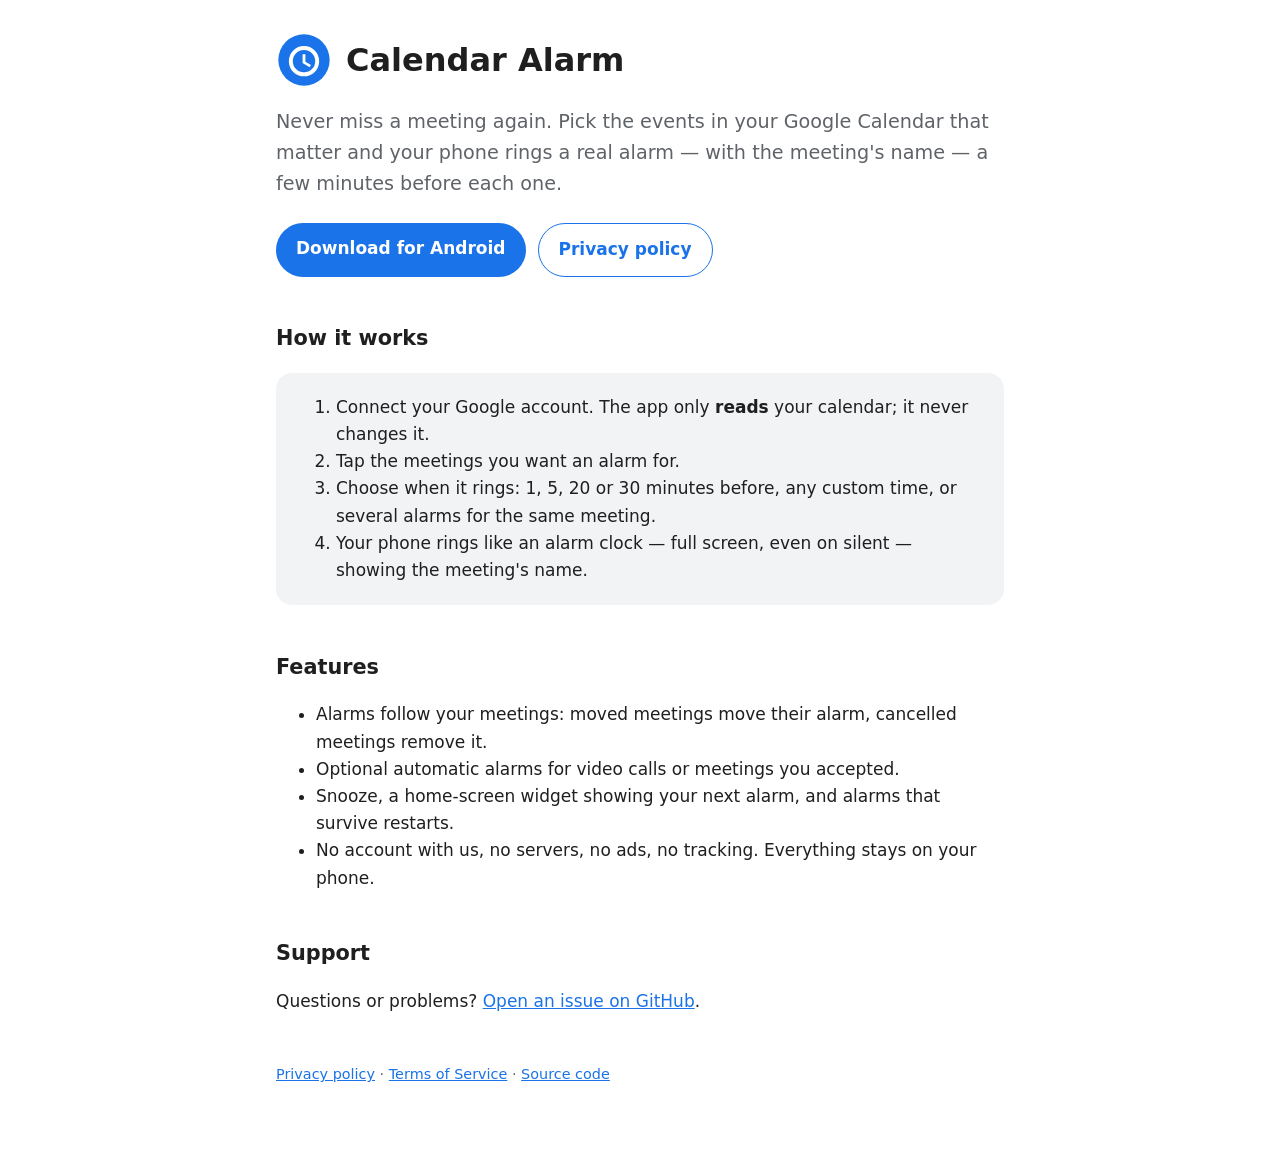
<file: site/index.html>
<!doctype html>
<html lang="en">
<head>
  <meta charset="utf-8">
  <meta name="viewport" content="width=device-width, initial-scale=1">
  <title>Calendar Alarm</title>
  <meta name="description" content="Pick the meetings in your Google Calendar that matter and your phone rings a real alarm, with the meeting's name, before each one.">
  <link rel="icon" href="icon.svg">
  <link rel="stylesheet" href="style.css">
</head>
<body>
<main>
  <header><img src="icon.svg" alt=""><h1>Calendar Alarm</h1></header>
  <p class="lead">Never miss a meeting again. Pick the events in your Google Calendar that matter and your
    phone rings a real alarm — with the meeting's name — a few minutes before each one.</p>

  <div class="buttons">
    <a class="button" href="https://github.com/ferrau10/calendar-alarm/releases/latest">Download for Android</a>
    <a class="button secondary" href="privacy.html">Privacy policy</a>
  </div>

  <h2>How it works</h2>
  <div class="card">
    <ol>
      <li>Connect your Google account. The app only <strong>reads</strong> your calendar; it never changes it.</li>
      <li>Tap the meetings you want an alarm for.</li>
      <li>Choose when it rings: 1, 5, 20 or 30 minutes before, any custom time, or several alarms for the same meeting.</li>
      <li>Your phone rings like an alarm clock — full screen, even on silent — showing the meeting's name.</li>
    </ol>
  </div>

  <h2>Features</h2>
  <ul>
    <li>Alarms follow your meetings: moved meetings move their alarm, cancelled meetings remove it.</li>
    <li>Optional automatic alarms for video calls or meetings you accepted.</li>
    <li>Snooze, a home-screen widget showing your next alarm, and alarms that survive restarts.</li>
    <li>No account with us, no servers, no ads, no tracking. Everything stays on your phone.</li>
  </ul>

  <h2>Support</h2>
  <p>Questions or problems? <a href="https://github.com/ferrau10/calendar-alarm/issues">Open an issue on GitHub</a>.</p>

  <footer>
    <a href="privacy.html">Privacy policy</a> ·
    <a href="terms.html">Terms of Service</a> ·
    <a href="https://github.com/ferrau10/calendar-alarm">Source code</a>
  </footer>
</main>
</body>
</html>
</file>
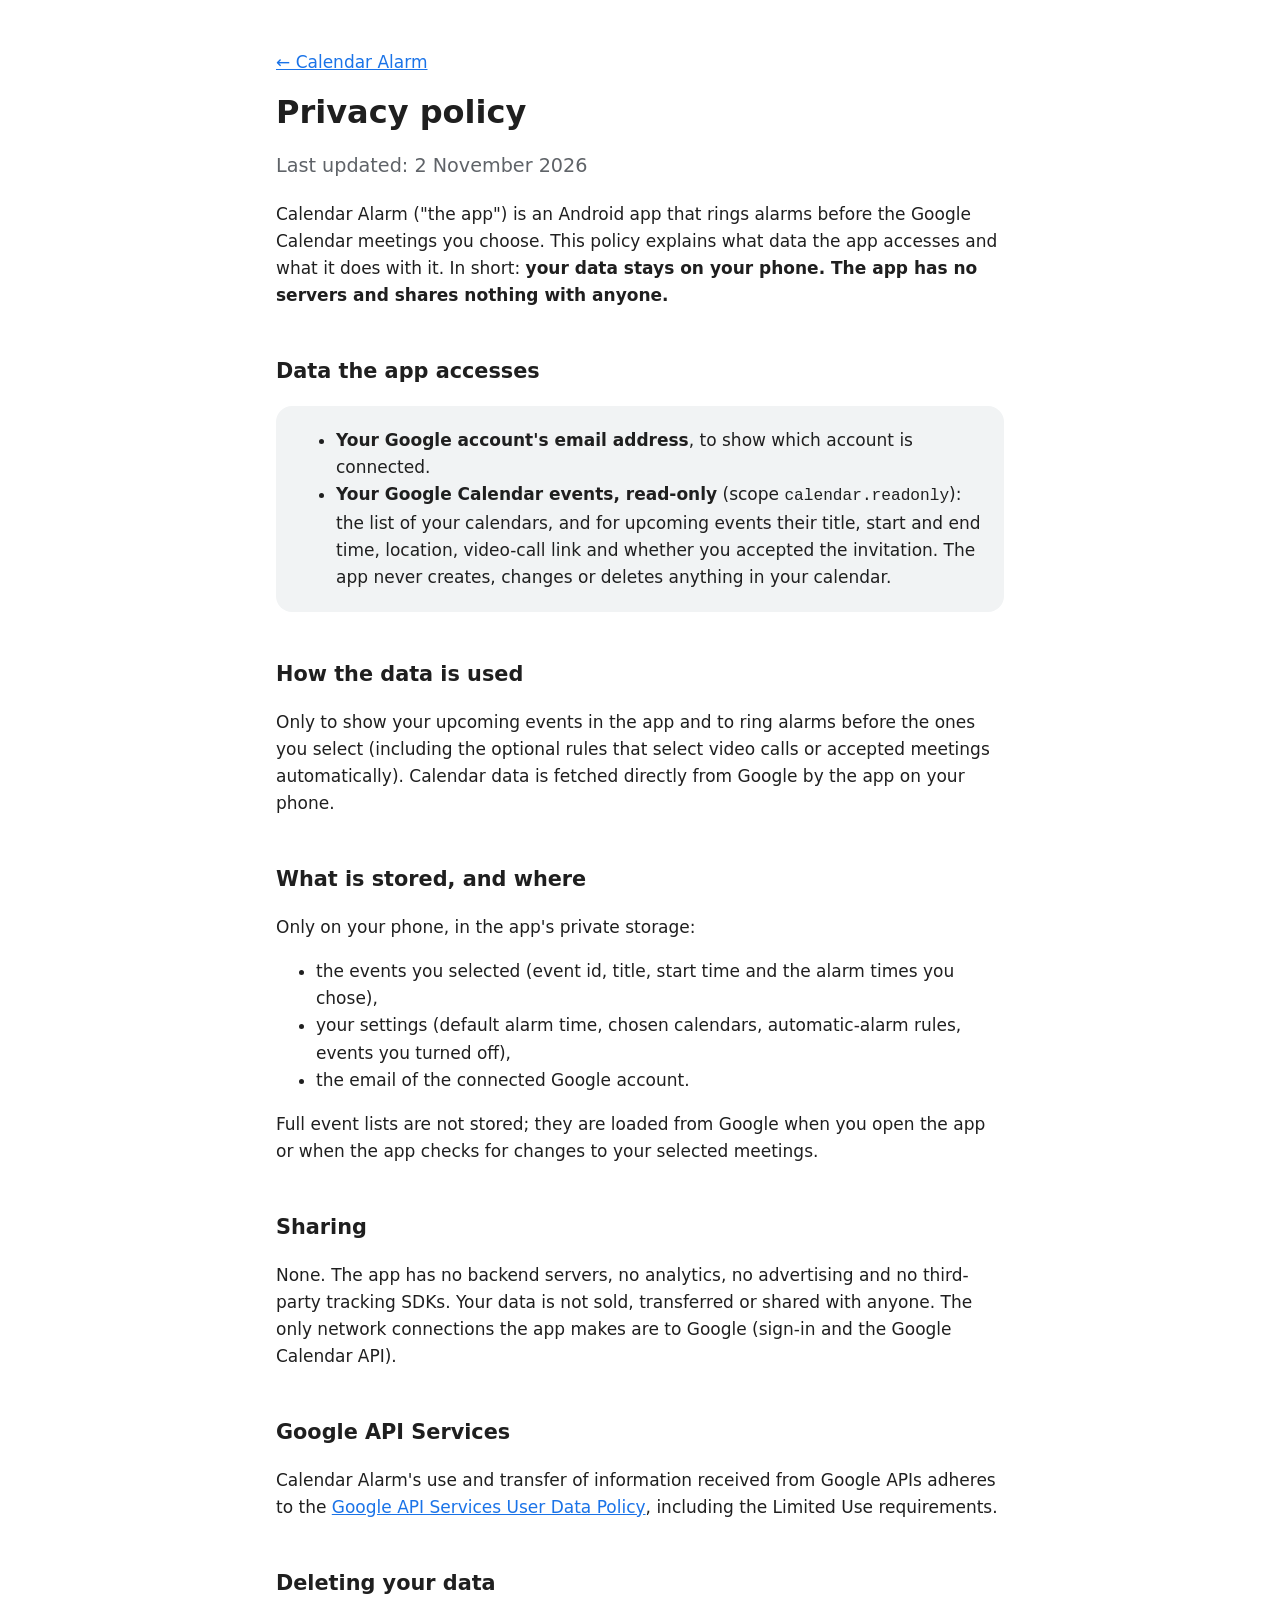
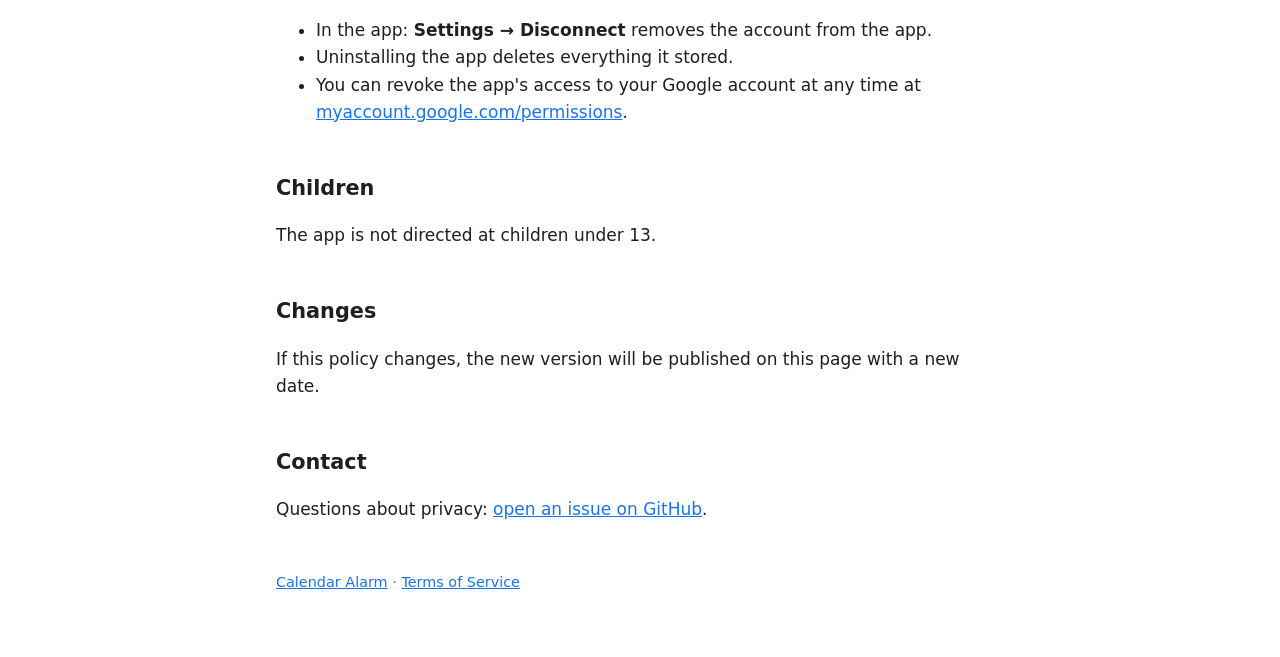
<file: site/privacy.html>
<!doctype html>
<html lang="en">
<head>
  <meta charset="utf-8">
  <meta name="viewport" content="width=device-width, initial-scale=1">
  <title>Calendar Alarm – Privacy policy</title>
  <link rel="icon" href="icon.svg">
  <link rel="stylesheet" href="style.css">
</head>
<body>
<main>
  <p><a href="./">← Calendar Alarm</a></p>
  <h1>Privacy policy</h1>
  <p class="lead">Last updated: 2 November 2026</p>

  <p>Calendar Alarm ("the app") is an Android app that rings alarms before the Google Calendar meetings you
    choose. This policy explains what data the app accesses and what it does with it. In short:
    <strong>your data stays on your phone. The app has no servers and shares nothing with anyone.</strong></p>

  <h2>Data the app accesses</h2>
  <div class="card">
    <ul>
      <li><strong>Your Google account's email address</strong>, to show which account is connected.</li>
      <li><strong>Your Google Calendar events, read-only</strong> (scope <code>calendar.readonly</code>): the list of
        your calendars, and for upcoming events their title, start and end time, location, video-call link and
        whether you accepted the invitation. The app never creates, changes or deletes anything in your calendar.</li>
    </ul>
  </div>

  <h2>How the data is used</h2>
  <p>Only to show your upcoming events in the app and to ring alarms before the ones you select (including the
    optional rules that select video calls or accepted meetings automatically). Calendar data is fetched directly
    from Google by the app on your phone.</p>

  <h2>What is stored, and where</h2>
  <p>Only on your phone, in the app's private storage:</p>
  <ul>
    <li>the events you selected (event id, title, start time and the alarm times you chose),</li>
    <li>your settings (default alarm time, chosen calendars, automatic-alarm rules, events you turned off),</li>
    <li>the email of the connected Google account.</li>
  </ul>
  <p>Full event lists are not stored; they are loaded from Google when you open the app or when the app checks
    for changes to your selected meetings.</p>

  <h2>Sharing</h2>
  <p>None. The app has no backend servers, no analytics, no advertising and no third-party tracking SDKs. Your data
    is not sold, transferred or shared with anyone. The only network connections the app makes are to Google
    (sign-in and the Google Calendar API).</p>

  <h2>Google API Services</h2>
  <p>Calendar Alarm's use and transfer of information received from Google APIs adheres to the
    <a href="https://developers.google.com/terms/api-services-user-data-policy">Google API Services User Data
    Policy</a>, including the Limited Use requirements.</p>

  <h2>Deleting your data</h2>
  <ul>
    <li>In the app: <strong>Settings → Disconnect</strong> removes the account from the app.</li>
    <li>Uninstalling the app deletes everything it stored.</li>
    <li>You can revoke the app's access to your Google account at any time at
      <a href="https://myaccount.google.com/permissions">myaccount.google.com/permissions</a>.</li>
  </ul>

  <h2>Children</h2>
  <p>The app is not directed at children under 13.</p>

  <h2>Changes</h2>
  <p>If this policy changes, the new version will be published on this page with a new date.</p>

  <h2>Contact</h2>
  <p>Questions about privacy: <a href="https://github.com/ferrau10/calendar-alarm/issues">open an issue on GitHub</a>.</p>

  <footer><a href="./">Calendar Alarm</a> · <a href="terms.html">Terms of Service</a></footer>
</main>
</body>
</html>
</file>
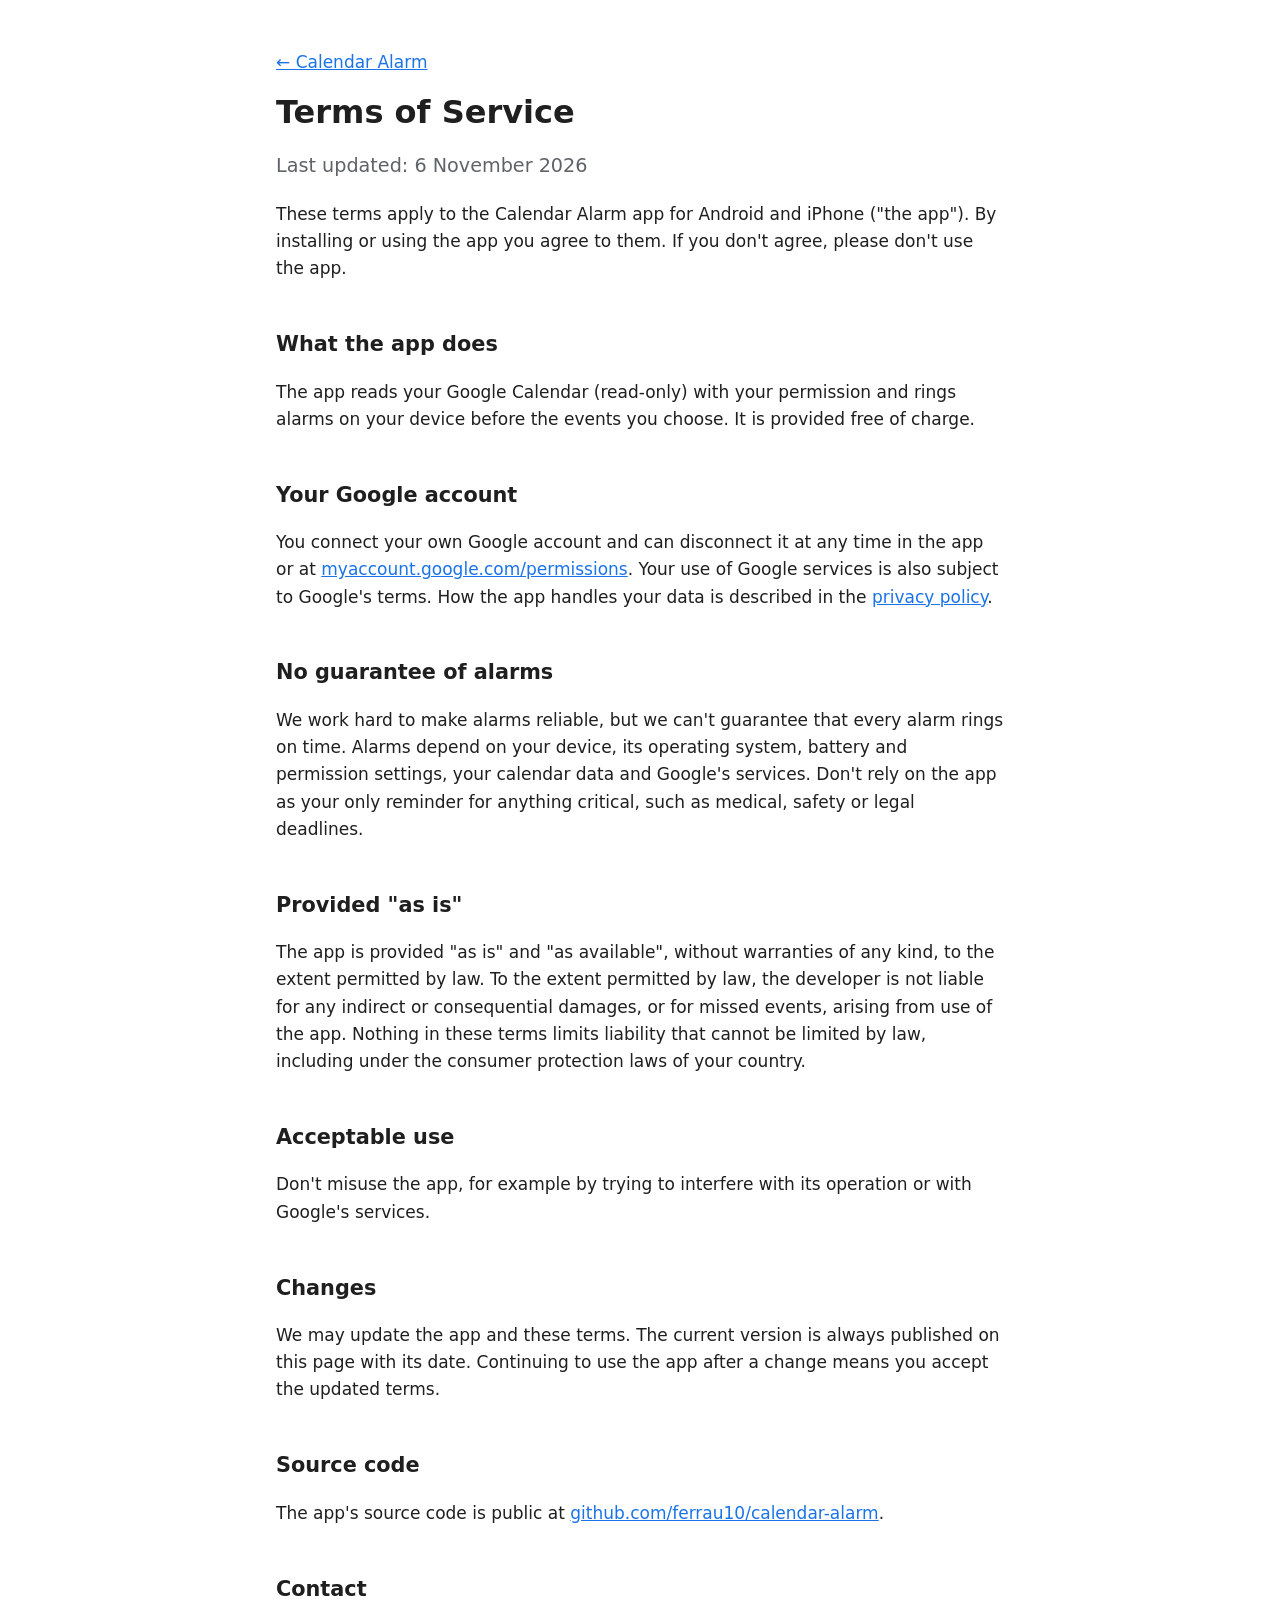
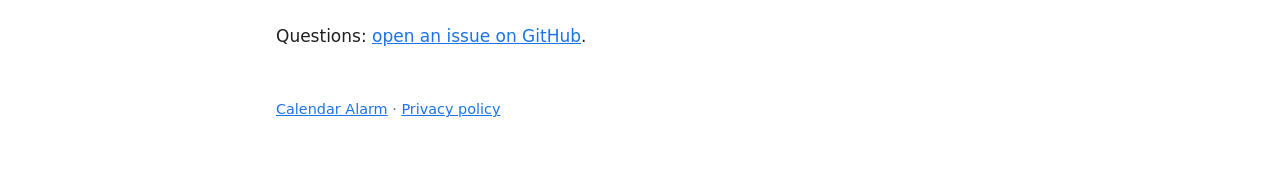
<file: site/terms.html>
<!doctype html>
<html lang="en">
<head>
  <meta charset="utf-8">
  <meta name="viewport" content="width=device-width, initial-scale=1">
  <title>Calendar Alarm – Terms of Service</title>
  <link rel="icon" href="icon.svg">
  <link rel="stylesheet" href="style.css">
</head>
<body>
<main>
  <p><a href="./">← Calendar Alarm</a></p>
  <h1>Terms of Service</h1>
  <p class="lead">Last updated: 6 November 2026</p>

  <p>These terms apply to the Calendar Alarm app for Android and iPhone ("the app"). By installing or using the
    app you agree to them. If you don't agree, please don't use the app.</p>

  <h2>What the app does</h2>
  <p>The app reads your Google Calendar (read-only) with your permission and rings alarms on your device before the
    events you choose. It is provided free of charge.</p>

  <h2>Your Google account</h2>
  <p>You connect your own Google account and can disconnect it at any time in the app or at
    <a href="https://myaccount.google.com/permissions">myaccount.google.com/permissions</a>. Your use of Google
    services is also subject to Google's terms. How the app handles your data is described in the
    <a href="privacy.html">privacy policy</a>.</p>

  <h2>No guarantee of alarms</h2>
  <p>We work hard to make alarms reliable, but we can't guarantee that every alarm rings on time. Alarms depend on
    your device, its operating system, battery and permission settings, your calendar data and Google's services.
    Don't rely on the app as your only reminder for anything critical, such as medical, safety or legal deadlines.</p>

  <h2>Provided "as is"</h2>
  <p>The app is provided "as is" and "as available", without warranties of any kind, to the extent permitted by law.
    To the extent permitted by law, the developer is not liable for any indirect or consequential damages, or for
    missed events, arising from use of the app. Nothing in these terms limits liability that cannot be limited by law,
    including under the consumer protection laws of your country.</p>

  <h2>Acceptable use</h2>
  <p>Don't misuse the app, for example by trying to interfere with its operation or with Google's services.</p>

  <h2>Changes</h2>
  <p>We may update the app and these terms. The current version is always published on this page with its date.
    Continuing to use the app after a change means you accept the updated terms.</p>

  <h2>Source code</h2>
  <p>The app's source code is public at <a href="https://github.com/ferrau10/calendar-alarm">github.com/ferrau10/calendar-alarm</a>.</p>

  <h2>Contact</h2>
  <p>Questions: <a href="https://github.com/ferrau10/calendar-alarm/issues">open an issue on GitHub</a>.</p>

  <footer><a href="./">Calendar Alarm</a> · <a href="privacy.html">Privacy policy</a></footer>
</main>
</body>
</html>
</file>
<file: site/style.css>
:root { --bg: #ffffff; --fg: #1f1f1f; --muted: #5f6368; --accent: #1a73e8; --card: #f1f3f4; }
@media (prefers-color-scheme: dark) {
  :root { --bg: #131314; --fg: #e3e3e3; --muted: #a8abaf; --accent: #8ab4f8; --card: #1e1f20; }
}
* { box-sizing: border-box; }
body { margin: 0; background: var(--bg); color: var(--fg); font: 17px/1.6 system-ui, -apple-system, "Segoe UI", Roboto, sans-serif; }
main { max-width: 760px; margin: 0 auto; padding: 32px 16px 64px; }
header { display: flex; align-items: center; gap: 14px; }
header img { width: 56px; height: 56px; }
h1 { font-size: 2rem; line-height: 1.2; margin: 0; }
h2 { margin-top: 2.2em; font-size: 1.3rem; }
a { color: var(--accent); }
.lead { font-size: 1.2rem; color: var(--muted); }
.card { background: var(--card); border-radius: 16px; padding: 4px 20px; margin: 16px 0; }
.buttons { display: flex; flex-wrap: wrap; gap: 12px; margin: 24px 0; }
.button { display: inline-block; padding: 12px 20px; border-radius: 999px; background: var(--accent); color: var(--bg); text-decoration: none; font-weight: 600; }
.button.secondary { background: transparent; color: var(--accent); border: 1px solid var(--accent); }
footer { margin-top: 48px; color: var(--muted); font-size: .9rem; }
code { font-size: .95em; }
</file>
